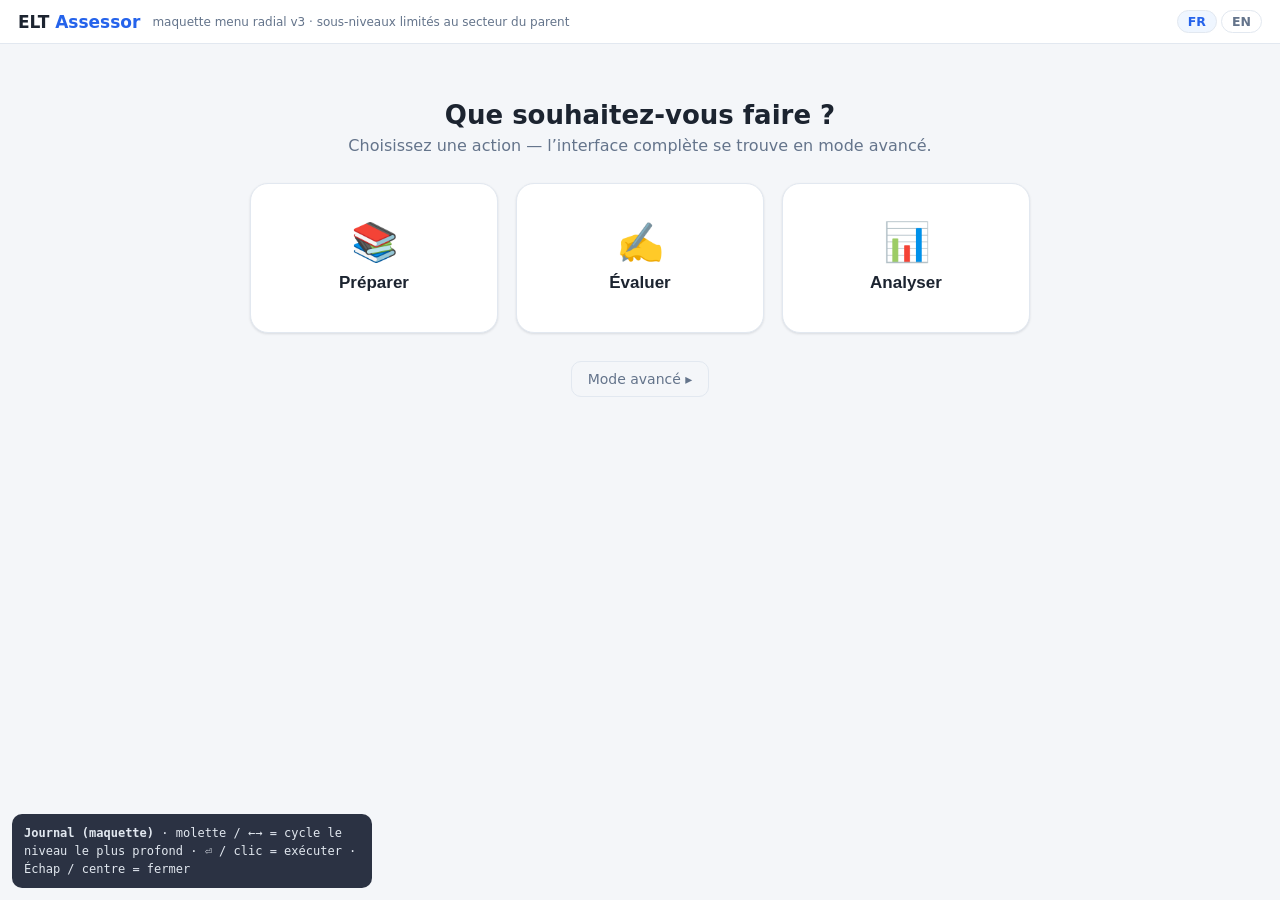
<file: mockups/radial_v3.html>
<!doctype html>
<html lang="fr">
<head>
<meta charset="utf-8">
<meta name="viewport" content="width=device-width, initial-scale=1">
<title>ELT Assessor — maquette menu radial v3 (secteurs limités)</title>
<!-- ============================================================
     MAQUETTE v3 — menu radial imbriqué, SANS TOUR DE CERCLE
     Port du composant axln/radial-menu-vue en vanilla JS/SVG
     (zéro dépendance). Règle demandée par tibo :

       Chaque niveau de sous-menu est LIMITÉ au secteur angulaire
       du parent SÉLECTIONNÉ : les enfants se partagent l'angle de
       leur parent (360°/3 = 120° → 60° → 30° …). Le menu pousse
       vers l'extérieur sans jamais "tourner" autour du centre.

     Niveaux (niveaux = couronnes) :
       L0 : 3 verbes, cercle complet (120° chacun)
       L1 : enfants du verbe sélectionné, DANS son secteur de 120°
       L2 : enfants du L1 sélectionné, DANS son secteur de 60° …

     Navigation :
       - molette / ← → (ou ↑ ↓) : cycle la sélection du niveau le
         plus PROFOND (celui dont dépend tout le reste)
       - Entrée / clic secteur : exécute (feuille) ou sélectionne
         (interne → les niveaux plus profonds se reconstructissent
         dans le nouveau secteur angulaire)
       - Échap / clic centre / backdrop : ferme
       - bandeau sous le menu : chemin courant ("Préparer › Classe
         / élèves"), pour repérer où l'on est
     Niveaux 3+ : "Cours/Devoirs (dém.)" sous Classe/élèves sert de
     3ᵉ niveau de démonstration — à retirer à l'intégration.
     ============================================================ -->
<style>
:root{
  --bg:#f4f6f9; --panel:#ffffff; --ink:#1c2430; --muted:#64748b; --line:#e2e8f0;
  --acc:#2563eb; --acc-soft:#eff6ff; --ok:#16a34a; --warn:#d97706; --err:#dc2626;
  --radius:12px; --shadow:0 1px 3px rgba(16,24,40,.08),0 1px 2px rgba(16,24,40,.04);
}
*{box-sizing:border-box}
html,body{margin:0}
body{font-family:system-ui,-apple-system,"Segoe UI",Roboto,sans-serif;
  background:var(--bg);color:var(--ink)}
header{background:var(--panel);border-bottom:1px solid var(--line);position:sticky;top:0;z-index:10;
  display:flex;align-items:center;gap:12px;padding:10px 18px}
header .brand{font-weight:800;font-size:17px}
header .brand span{color:var(--acc)}
header .mock-note{font-size:12px;color:var(--muted)}
.lang-tgl{margin-left:auto;display:flex;gap:4px}
.lang-tgl button{border:1px solid var(--line);background:none;border-radius:999px;
  padding:3px 10px;font:inherit;font-size:12.5px;font-weight:700;color:var(--muted);cursor:pointer}
.lang-tgl button.on{background:var(--acc-soft);color:var(--acc)}
.wrap{max-width:980px;margin:0 auto;padding:18px 16px 120px}

/* ---- home (copié de l'app) ---- */
.home-hero{text-align:center;margin:38px 0 28px}
.home-hero h1{font-size:26px;margin:0 0 6px}
.home-hero p{color:var(--muted);margin:0}
.home-row{display:flex;gap:18px;justify-content:center;flex-wrap:wrap;margin:0 auto;max-width:780px}
.home-btn{--hb:var(--acc);flex:1 1 190px;max-width:260px;min-height:150px;
  display:flex;flex-direction:column;align-items:center;justify-content:center;gap:12px;
  background:var(--panel);border:1px solid var(--line);border-radius:18px;box-shadow:var(--shadow);
  cursor:pointer;font-size:17px;font-weight:600;color:var(--ink);
  transition:transform .15s,box-shadow .15s,border-color .15s,background .15s}
.home-btn:hover{transform:translateY(-2px);box-shadow:0 8px 24px rgba(15,23,42,.12);border-color:var(--hb)}
.home-btn.pie-open{border-color:var(--hb);background:var(--acc-soft)}
.home-ico{font-size:38px;line-height:1}
#home-prepare{--hb:#0d9488}
#home-evaluate{--hb:#2563eb}
#home-analyze{--hb:#7c3aed}
.home-adv-wrap{text-align:center;margin-top:28px}
.btn{border:1px solid var(--line);background:var(--panel);border-radius:10px;padding:9px 16px;
  font:inherit;font-size:14px;color:var(--ink);cursor:pointer;box-shadow:var(--shadow)}
.btn.ghost{background:none;box-shadow:none;color:var(--muted)}

/* ---- radial menu (v3 : sous-niveaux limités au secteur du parent) ---- */
#pie-wrap{position:fixed;inset:0;z-index:70;display:none}
#pie-wrap.open{display:block}
#pie-backdrop{position:absolute;inset:0;background:rgba(15,23,42,.28);
  opacity:0;transition:opacity .18s ease}
#pie-wrap.open #pie-backdrop{opacity:1}
#pie-stage{position:absolute;inset:0}
.menu{position:absolute;overflow:visible;user-select:none;-webkit-user-select:none;
  transition:opacity .18s ease}
.menu.closing{opacity:0}
.menu .sector path{fill:rgba(255,255,255,.94);stroke:var(--line);stroke-width:1;
  transition:fill .12s ease;cursor:pointer}
.menu .sector:hover path{fill:#dbeafe}
.menu .sector.sel-inner path{fill:var(--acc-soft);stroke:var(--acc)}
.menu .sector.selected path{fill:var(--acc);stroke:var(--acc)}
.menu .sector:focus{outline:none}
.menu .sector text{pointer-events:none}
.menu .sector .lbl{fill:var(--ink);font-weight:600}
.menu .sector.selected .lbl{fill:#fff}
.menu .center circle{fill:var(--panel);stroke:var(--line);
  filter:drop-shadow(0 3px 10px rgba(15,23,42,.25));transition:fill .12s ease;cursor:pointer}
.menu .center:hover circle{fill:var(--acc-soft)}
.menu .center:focus{outline:none}
.menu .center text{pointer-events:none}
/* chemin courant sous le menu */
#pie-path.hide{display:none}
#pie-path{position:absolute;transform:translateX(-50%);
  background:var(--panel);border:1px solid var(--line);border-radius:999px;
  box-shadow:var(--shadow);padding:6px 14px;font-size:13px;font-weight:600;color:var(--muted);
  white-space:nowrap;max-width:min(92vw,560px);overflow:hidden;text-overflow:ellipsis}
#pie-path .leaf{color:var(--ink)}
g.g-enter{animation:gIn .3s ease-out both}
@keyframes gIn{from{opacity:0;transform:scale(.88)}}
g.g-exit{opacity:0;transform:scale(1.05);transition:opacity .2s ease,transform .2s ease;
  pointer-events:none}
#pie-stage g{transform-box:view-box;transform-origin:50% 50%}

/* ---- log (maquette only) ---- */
#log{position:fixed;left:12px;bottom:12px;z-index:99;max-width:360px;
  background:rgba(15,23,42,.88);color:#e2e8f0;font-size:12px;font-family:ui-monospace,monospace;
  border-radius:10px;padding:10px 12px;line-height:1.5}
#log .ln .t{color:#93c5fd}
</style>
</head>
<body>
<header>
  <div class="brand">ELT <span>Assessor</span></div>
  <div class="mock-note">maquette menu radial v3 · sous-niveaux limités au secteur du parent</div>
  <div class="lang-tgl">
    <button id="lang-fr" class="on">FR</button>
    <button id="lang-en">EN</button>
  </div>
</header>
<main class="wrap">
  <section id="view-home">
    <div class="home-hero">
      <h1 data-i18n="home.title">Que souhaitez-vous faire ?</h1>
      <p data-i18n="home.sub">Choisissez une action — l’interface complète se trouve en mode avancé.</p>
    </div>
    <div class="home-row">
      <button class="home-btn" id="home-prepare" data-verb="prepare">
        <span class="home-ico">📚</span><span data-i18n="home.prepare">Préparer</span>
      </button>
      <button class="home-btn" id="home-evaluate" data-verb="evaluate">
        <span class="home-ico">✍️</span><span data-i18n="home.evaluate">Évaluer</span>
      </button>
      <button class="home-btn" id="home-analyze" data-verb="analyze">
        <span class="home-ico">📊</span><span data-i18n="home.analyze">Analyser</span>
      </button>
    </div>
    <div class="home-adv-wrap">
      <button class="btn ghost" id="home-advanced" data-i18n="home.advanced">Mode avancé ▸</button>
    </div>
  </section>
</main>

<!-- overlay du menu radial -->
<div id="pie-wrap" aria-hidden="true">
  <div id="pie-backdrop"></div>
  <div id="pie-stage"></div>
  <div id="pie-path" class="hide"></div>
</div>

<div id="log"><b>Journal (maquette)</b> ·
<span class="t">molette / ←→</span> = cycle le niveau le plus profond ·
<span class="t">⏎ / clic</span> = exécuter · <span class="t">Échap / centre</span> = fermer<br>
<div id="log-lines"></div>
</div>

<script>
"use strict";
/* ================= i18n (mêmes clés que l'app) ================= */
const I18N={
fr:{'home.title':'Que souhaitez-vous faire ?','home.sub':'Choisissez une action — l’interface complète se trouve en mode avancé.',
'home.prepare':'Préparer','home.evaluate':'Évaluer','home.analyze':'Analyser','home.advanced':'Mode avancé ▸',
'home.prepClass':'Classe / élèves','home.prepSubject':'Sujet',
'home.anStudent':'Progression d’un élève','home.anAssignment':'Résultats sur un sujet','home.anHistory':'Historique',
'demo.courses':'Cours (dém.)','demo.homework':'Devoirs (dém.)'},
en:{'home.title':'What would you like to do?','home.sub':'Pick an action — the full interface lives in advanced mode.',
'home.prepare':'Prepare','home.evaluate':'Evaluate','home.analyze':'Analyze','home.advanced':'Advanced mode ▸',
'home.prepClass':'Class / students','home.prepSubject':'Subject',
'home.anStudent':'Student progression','home.anAssignment':'Results for a subject','home.anHistory':'History',
'demo.courses':'Courses (demo)','demo.homework':'Homework (demo)'}
};
let LANG='fr';
const t=k=>I18N[LANG][k]||k;

/* ================= arbre du menu =================
   nœud : {id, ico, i18n, go?, sub?}. go() = action feuille ;
   sub[] = niveau suivant (dessiné DANS le secteur angulaire du
   parent). ⚠️ 3ᵉ niveau = DÉMO — retirer à l'intégration. */
const MENU=[
  {id:'prepare', ico:'📚', i18n:'home.prepare', sub:[
    {id:'class', ico:'🏫', i18n:'home.prepClass', go:()=>act('navGo("students")'), sub:[
      {id:'courses',  ico:'📅', i18n:'demo.courses',  go:()=>act('navGo("students/courses") [démo]')},
      {id:'homework', ico:'✏️', i18n:'demo.homework', go:()=>act('navGo("students/homework") [démo]')},
    ]},
    {id:'subject', ico:'📚', i18n:'home.prepSubject', go:()=>act('navGo("assignments")')},
  ]},
  {id:'evaluate', ico:'✍️', i18n:'home.evaluate', go:()=>act('goEvaluate()')},
  {id:'analyze', ico:'📊', i18n:'home.analyze', sub:[
    {id:'student',   ico:'📈', i18n:'home.anStudent',    go:()=>act('navGo("students")')},
    {id:'assignment',ico:'📊', i18n:'home.anAssignment', go:()=>act('navGo("assignments")')},
    {id:'history',   ico:'🗂️', i18n:'home.anHistory',    go:()=>act('navGo("history")')},
  ]},
];

function act(s){log('→ '+s);}
const logLines=$('#log-lines');
function log(s){
  const d=document.createElement('div');d.className='ln';
  d.innerHTML=`<span class="t">${new Date().toLocaleTimeString('fr-FR',{hour12:false})}</span> ${s}`;
  logLines.prepend(d);
  while(logLines.children.length>5)logLines.lastChild.remove();
}

/* ================= géométrie =================
   Angles en degrés, 0° = DROITE, sens trigonométrique standard
   (SVG : y vers le bas → +deg = sens horaire visuel).
   Le niveau 0 couvre 360° ; chaque niveau descendant se partage le
   secteur angulaire du parent sélectionné. */
const NS='http://www.w3.org/2000/svg', DEG=Math.PI/180, NMAX=3, GAP=3; /* GAP = ° entre secteurs d'un même niveau */
function sectorPath(ri,ro,a0,a1){
  const p=(r,a)=>[r*Math.cos(a),r*Math.sin(a)];
  const [x0,y0]=p(ro,a0),[x1,y1]=p(ro,a1),[x2,y2]=p(ri,a1),[x3,y3]=p(ri,a0);
  const big=(a1-a0)>Math.PI?1:0;
  return `M ${x0} ${y0} A ${ro} ${ro} 0 ${big} 1 ${x1} ${y1} L ${x2} ${y2} A ${ri} ${ri} 0 ${big} 0 ${x3} ${y3} Z`;
}
/* partage de [a0,a1] en n parts égales (avec GAP° entre parts) */
function splitSpan(a0,a1,n){
  const step=(a1-a0)/n, out=[];
  for(let i=0;i<n;i++)
    out.push([a0+step*i+(n>1?GAP/2:0), a0+step*(i+1)-(n>1?GAP/2:0)]);
  return out;
}
function chain(){
  /* renvoie [{level, items, sel, span:[a0,a1], mid}] pour chaque niveau
     courant ; s'arrête au premier secteur sélectionné sans enfants. */
  const out=[{level:0,items:MENU,sel:Math.min(st.sel[0]??0,MENU.length-1),span:[-150,210]}];
  let cur=MENU[out[0].sel];
  while(cur&&cur.sub){
    const lvl=out.length;
    const parent=out[lvl-1];
    const raw=st.sel[lvl];
    const sel=Math.min(Number.isFinite(raw)?raw:0, cur.sub.length-1);
    out.push({level:lvl,items:cur.sub,sel,
              span:splitSpan(parent.span[0],parent.span[1],parent.items.length)[parent.sel]});
    cur=cur.sub[sel];
  }
  out.forEach(L=>{L.mid=(L.span[0]+L.span[1])/2;});
  st.sel=out.map(L=>L.sel);   /* réécrit l'état normalisé (NaN/undefined → valeurs valides) */
  return out;
}

/* ================= état ================= */
const wrap=$('#pie-wrap'),stage=$('#pie-stage'),pathEl=$('#pie-path');
const st={open:false,anchor:null,cx:0,cy:0,sel:[0],svg:null,C:0,T:0,D:0};
function $(s){return document.querySelector(s)}
function geom(){
  const mob=window.innerWidth<480;
  const C=mob?28:34, Tmax=mob?62:84;
  /* le SVG (toujours dimensionné pour NMAX niveaux) reste à ≥8px de
     chaque bord du viewport autour du point d'ancrage. */
  let Rmax=Math.min(st.cx-8,window.innerWidth-st.cx-8,st.cy-8,window.innerHeight-st.cy-8);
  Rmax=Math.max(96,Rmax);
  const T=Math.max(30,Math.min(Tmax,(Rmax-C-4)/NMAX));
  const D=2*(C+NMAX*T);
  return {C,T,D};
}
function ensureSvg(){
  const g=geom();Object.assign(st,g);
  let svg=st.svg;
  if(!svg){
    svg=document.createElementNS(NS,'svg');
    svg.setAttribute('class','menu');
    stage.appendChild(svg);
    st.svg=svg;
  }
  svg.setAttribute('width',g.D);svg.setAttribute('height',g.D);
  svg.setAttribute('viewBox',`${-g.D/2} ${-g.D/2} ${g.D} ${g.D}`);
  svg.style.left=(st.cx-g.D/2)+'px';
  svg.style.top =(st.cy-g.D/2)+'px';
  return svg;
}

/* ================= rendu d'un niveau (dans SON secteur) ================= */
function labelMetrics(text,arcLen,T){
  /* retourne {lines,fs,emojiOnly} : fs adapté à la largeur d'arc dispo */
  const maxW=arcLen*0.92;
  let lines;
  if(text.length<=12)lines=[text];
  else{
    /* coupure au blanc le PLUS PRÈS du milieu (deux parties ≥ 2 carac) */
    let best=-1,bd=1e9;
    for(let i=0;i<text.length;i++)if(text[i]===' '){
      if(i<2||text.length-i<2)continue;
      const d=Math.abs(i-text.length/2);
      if(d<bd){bd=d;best=i;}
    }
    lines=best>0?[text.slice(0,best),text.slice(best+1)]:[text];
  }
  let fs=Math.min(15,T*0.22);
  const est=()=>Math.max(...lines.map(l=>l.length))*0.58*fs;
  while(est()>maxW&&fs>8)fs-=0.5;
  return {lines,fs,emojiOnly:lines.length>2||est()>maxW*1.15};
}
function buildLevel(L,active){
  const {C,T}=st;
  const ri=C+L.level*T, ro=C+(L.level+1)*T, rm=(ri+ro)/2;
  const g=document.createElementNS(NS,'g');
  g.setAttribute('id','rg-'+L.level);
  g.dataset.key=L.items.map(i=>i.id).join('|')+':'+L.sel+':'+L.span.map(n=>n.toFixed(1)).join(',');
  const spans=splitSpan(L.span[0],L.span[1],L.items.length);
  L.items.forEach((it,i)=>{
    const [a0,a1]=spans[i];
    const grp=document.createElementNS(NS,'g');
    const selc=i===L.sel?(active?' selected':' sel-inner'):'';
    grp.setAttribute('class','sector'+selc);
    grp.setAttribute('role','menuitem');
    grp.setAttribute('aria-label',t(it.i18n));
    grp.dataset.i18n=it.i18n;grp.dataset.idx=i;
    grp.tabIndex=(active&&i===L.sel)?0:-1;
    const ti=document.createElementNS(NS,'title');
    ti.textContent=t(it.i18n);grp.appendChild(ti);
    const p=document.createElementNS(NS,'path');
    p.setAttribute('d',sectorPath(ri,ro,a0*DEG,a1*DEG));
    grp.appendChild(p);
    const mid=(a0+a1)/2*DEG, x=rm*Math.cos(mid), y=rm*Math.sin(mid);
    const em=document.createElementNS(NS,'text');
    em.setAttribute('class','em');em.setAttribute('text-anchor','middle');
    em.setAttribute('x',x);em.setAttribute('y',y-T*0.14);
    em.style.fontSize=Math.max(14,Math.min(26,T*0.3))+'px';
    em.textContent=it.ico;grp.appendChild(em);
    const arcLen=(a1-a0)*DEG*rm;
    const lm=labelMetrics(t(it.i18n),arcLen,T);
    if(!lm.emojiOnly){
      const tx=document.createElementNS(NS,'text');
      tx.setAttribute('class','lbl');tx.setAttribute('text-anchor','middle');
      tx.style.fontSize=lm.fs+'px';
      lm.lines.slice(0,2).forEach((ln,k)=>{
        const ts=document.createElementNS(NS,'tspan');
        ts.setAttribute('x',x);ts.setAttribute('y',y+T*0.24+k*(lm.fs+3));
        ts.textContent=ln;tx.appendChild(ts);
      });
      grp.appendChild(tx);
    }
    g.appendChild(grp);
  });
  return g;
}
function updateCenter(L0){
  let c=document.getElementById('pie-center');
  if(!c){
    c=document.createElementNS(NS,'g');
    c.id='pie-center';c.setAttribute('class','center');c.setAttribute('role','button');
    c.appendChild(Object.assign(document.createElementNS(NS,'title'),{textContent:'Fermer (Échap)'}));
    c.appendChild(document.createElementNS(NS,'circle'));
    const tx=document.createElementNS(NS,'text');
    tx.setAttribute('class','em');tx.setAttribute('text-anchor','middle');
    c.appendChild(tx);
    st.svg.appendChild(c);
  }
  c.querySelector('circle').setAttribute('r',st.C-2);
  const tx=c.querySelector('text');
  tx.setAttribute('y',st.C*0.3);
  tx.style.fontSize=Math.round(st.C*0.78)+'px';
  tx.textContent=L0.items[L0.sel].ico;
  c.setAttribute('aria-label',t(L0.items[L0.sel].i18n));
}
function updatePath(levels){
  pathEl.innerHTML=levels.map((L,k)=>{
    const it=L.items[L.sel];
    return k===levels.length-1?`<span class="leaf">${esc(it.ico)} ${esc(t(it.i18n))}</span>`
      :`${esc(it.ico)} ${esc(t(it.i18n))}`;
  }).join(' <span style="color:#cbd5e1">›</span> ');
  pathEl.classList.remove('hide');
  /* positionné sous le menu (ou au-dessus si pas de place), clampé dans
     le viewport ; translateX(-50%) recentre sur st.cx */
  const below=st.cy+st.D/2+12;
  const top=below>window.innerHeight-52?st.cy-st.D/2-44:below;
  pathEl.style.left=st.cx+'px';
  pathEl.style.top=top+'px';
}
const esc=s=>s.replace(/&/g,'&amp;').replace(/</g,'&lt;');
function keyOf(L){return L.items.map(i=>i.id).join('|')+':'+L.sel+':'+L.span.map(n=>n.toFixed(1)).join(',');}
function render(mode){
  const levels=chain();
  const svg=ensureSvg();
  const active=levels.length-1;
  svg.querySelectorAll('g[id^="rg-"]').forEach(gel=>{
    const lv=+gel.id.slice(3);
    if(!levels.some(L=>L.level===lv)&&!gel.classList.contains('g-exit')){
      gel.classList.add('g-exit');
      gel.querySelectorAll('.sector').forEach(s=>s.tabIndex=-1);
      setTimeout(()=>gel.remove(),230);
    }
  });
  levels.forEach(L=>{
    let g=document.getElementById('rg-'+L.level);
    if(g&&g.classList.contains('g-exit'))g.remove();
    if(g&&g.dataset.key===keyOf(L)){
      g.querySelectorAll('.sector').forEach((sec,i)=>{
        sec.classList.toggle('selected',active===L.level&&i===L.sel);
        sec.classList.toggle('sel-inner',active!==L.level&&i===L.sel);
        sec.tabIndex=(active===L.level&&i===L.sel)?0:-1;
      });
    }else{
      if(g)g.remove();
      g=buildLevel(L,active===L.level);
      g.classList.add('g-enter');
      svg.appendChild(g);
    }
  });
  updateCenter(levels[0]);
  updatePath(levels);
  svg.querySelector(`#rg-${active} .sector.selected`)?.focus({preventScroll:true});
}

/* ================= actions ================= */
function openMenu(anchor,verbId){
  closeAll(true);
  st.open=true;st.anchor=anchor;
  const r=anchor.getBoundingClientRect();
  st.cx=r.left+r.width/2;st.cy=r.top+r.height/2;
  st.sel=[Math.max(0,MENU.findIndex(m=>m.id===verbId))];
  ensureSvg();
  wrap.classList.add('open');wrap.setAttribute('aria-hidden','false');
  anchor.classList.add('pie-open');
  render();
}
function closeAll(instant){
  if(!st.open)return;
  st.open=false;
  const svg=st.svg;
  if(svg){svg.classList.add('closing');setTimeout(()=>svg.remove(),instant?0:190);}
  st.svg=null;st.sel=[0];
  wrap.classList.remove('open');wrap.setAttribute('aria-hidden','true');
  pathEl.classList.add('hide');
  document.querySelectorAll('.home-btn.pie-open').forEach(b=>b.classList.remove('pie-open'));
}
function cycle(d){
  const levels=chain();
  const active=levels.length-1;
  const n=levels[active].items.length;
  st.sel[active]=(st.sel[active]+d+n)%n;
  render();
}
function pick(level,i){
  const levels=chain();
  const L=levels.find(x=>x.level===level);
  if(!L)return;
  const it=L.items[i];
  if(it.sub){st.sel[level]=i;st.sel=st.sel.slice(0,level+1);render();}
  else{closeAll();it.go();}
}
function execute(){
  const levels=chain();
  const L=levels[levels.length-1];
  const it=L.items[L.sel];
  closeAll();
  it.go();
}

/* ================= événements ================= */
wrap.addEventListener('wheel',e=>{
  if(!st.open)return;e.preventDefault();
  cycle(e.deltaY>0?1:-1);
},{passive:false});
document.addEventListener('keydown',e=>{
  if(!st.open)return;
  if(e.key==='Escape'){e.preventDefault();closeAll();}
  else if(e.key==='ArrowRight'||e.key==='ArrowDown'){e.preventDefault();cycle(1);}
  else if(e.key==='ArrowLeft'||e.key==='ArrowUp'){e.preventDefault();cycle(-1);}
  else if(e.key==='Enter'||e.key===' '){e.preventDefault();execute();}
});
document.querySelectorAll('.home-btn').forEach(b=>{
  b.addEventListener('click',()=>openMenu(b,b.dataset.verb));
});
$('#home-advanced').addEventListener('click',()=>act('navGo("assignments")'));
$('#pie-backdrop').addEventListener('click',()=>closeAll());
stage.addEventListener('click',e=>{
  if(!st.open)return;
  const sec=e.target.closest('.sector');
  if(sec){
    const g=sec.closest('g[id^="rg-"]');
    pick(+g.id.slice(3),+sec.dataset.idx);
    return;
  }
  if(e.target.closest('#pie-center'))closeAll();
});
let rsT;
window.addEventListener('resize',()=>{
  if(!st.open)return;clearTimeout(rsT);
  rsT=setTimeout(()=>{
    if(!st.open)return;
    st.svg.remove();st.svg=null;
    render();
  },150);
});

/* ================= i18n toggle ================= */
function refreshLang(){
  document.querySelectorAll('[data-i18n]').forEach(el=>{el.textContent=t(el.dataset.i18n);});
  if(st.open){
    st.svg.querySelectorAll('g[id^="rg-"]').forEach(g=>g.remove());
    const c=document.getElementById('pie-center');if(c)c.remove();
    render();
  }
}
[['#lang-fr','fr'],['#lang-en','en']].forEach(([sel,l])=>{
  $(sel).addEventListener('click',()=>{
    LANG=l;
    document.querySelectorAll('.lang-tgl button').forEach(b=>b.classList.toggle('on',b===$(sel)));
    refreshLang();
  });
});
</script>
</body>
</html>
</file>
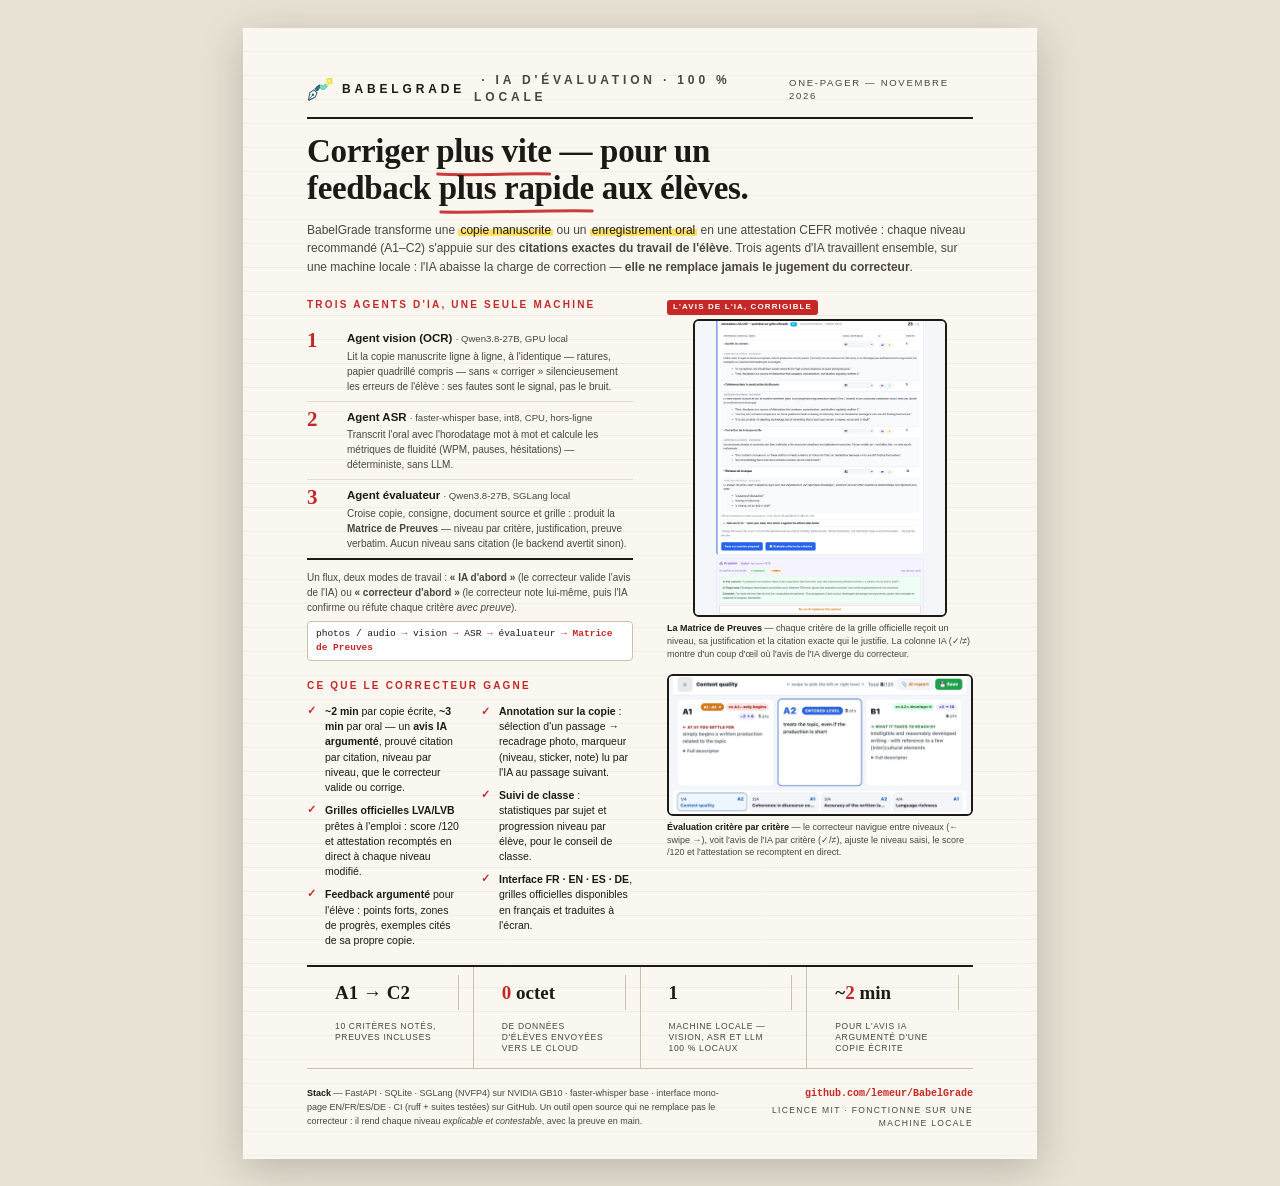
<file: docs/onepager-fr/onepager.html>
<!DOCTYPE html>
<html lang="fr">
<head>
<meta charset="UTF-8">
<meta name="viewport" content="width=device-width, initial-scale=1.0">
<title>BabelGrade — One-pager</title>
<style>
  :root{
    --paper:#faf7f0;
    --ink:#1c1a17;
    --ink-soft:#4a453d;
    --pen:#c62828;            /* rouge du stylo du correcteur */
    --hl:#ffe066;            /* surligneur */
    --rule:#e3dccd;
    --rule-dark:#c9c0ad;
  }
  *{ box-sizing:border-box; margin:0; padding:0; }
  html{ -webkit-print-color-adjust:exact; print-color-adjust:exact; }
  body{
    background:var(--paper);
    color:var(--ink);
    font:10.5px/1.45 -apple-system, "Segoe UI", "Helvetica Neue", Arial, sans-serif;
    font-feature-settings:"kern" 1;
  }
  .page{
    width:794px; min-height:1123px;               /* A4 @96dpi */
    margin:0 auto; padding:44px 64px 30px;
    position:relative; overflow:hidden;
    background:
      repeating-linear-gradient(transparent 0 23px, rgba(28,26,23,.045) 23px 24px),
      var(--paper);
  }
  .serif{ font-family:"Iowan Old Style","Palatino Linotype",Palatino,Georgia,serif; }

  /* ── Masthead ─────────────────────────────────────────── */
  .mast{ display:flex; align-items:center; justify-content:space-between;
         border-bottom:2px solid var(--ink); padding-bottom:10px; }
  .brand{ display:flex; align-items:center; gap:9px; font-size:12px; letter-spacing:.32em;
          text-transform:uppercase; font-weight:600; color:var(--ink-soft); }
  .brand svg{ width:26px; height:auto; flex:none; }
  .brand b{ color:var(--ink); letter-spacing:.32em; }
  .op-tag{ font-size:9.5px; letter-spacing:.18em; text-transform:uppercase;
           color:var(--ink-soft); }
  h1{
    font-size:33px; line-height:1.12; font-weight:600; letter-spacing:-.01em;
    margin-top:14px; max-width:620px; text-wrap:balance;
  }
  h1 .pen-word{ position:relative; white-space:nowrap; }
  h1 .pen-word svg{ position:absolute; left:0; bottom:-9px; width:100%; height:8px; }
  .lead{ margin-top:14px; max-width:700px; font-size:12px; line-height:1.55; color:var(--ink-soft); }
  .hl{ background:linear-gradient(transparent 46%, var(--hl) 46% 92%, transparent 92%);
       color:var(--ink); padding:0 2px; }

  /* ── Two columns ──────────────────────────────────────── */
  .cols{ display:grid; grid-template-columns:1fr 306px; gap:34px; margin-top:22px; }
  .kicker{ font-size:10px; letter-spacing:.22em; text-transform:uppercase;
           color:var(--pen); font-weight:700; margin-bottom:10px; }

  /* Agents — numbered ledger rows, not cards */
  .agents{ list-style:none; }
  .agents li{ display:grid; grid-template-columns:30px 1fr; gap:10px;
              padding:7px 0; border-bottom:1px solid var(--rule); }
  .agents li:last-child{ border-bottom:2px solid var(--ink); }
  .agents .n{ font-family:"Iowan Old Style",Georgia,serif; font-size:21px;
              font-weight:600; color:var(--pen); line-height:1; }
  .agents .name{ font-size:11.5px; font-weight:700; }
  .agents .name small{ font-weight:400; color:var(--ink-soft); }
  .agents .desc{ font-size:10px; line-height:1.5; color:var(--ink-soft); margin-top:2px; }

  .flow{ margin-top:10px; font-size:10px; color:var(--ink-soft); line-height:1.5; }
  .flow .arrows{ font-family:ui-monospace,Menlo,Consolas,monospace; font-size:9.5px;
                 color:var(--ink); background:#fff; border:1px solid var(--rule-dark);
                 border-radius:4px; padding:5px 8px; display:inline-block; margin-top:6px; }
  .flow .arrows .r{ color:var(--pen); font-weight:700; }

  /* Gains — checklist */
  .gains{ margin-top:18px; }
  .gains ul{ list-style:none; columns:2; column-gap:22px; }
  .gains li{ position:relative; padding-left:18px; margin-bottom:8px;
             font-size:10.5px; line-height:1.45; break-inside:avoid; }
  .gains li::before{ content:"✓"; position:absolute; left:0; top:-1px;
                     color:var(--pen); font-weight:700; font-size:11px; }
  .gains b{ font-weight:700; }

  /* ── Figures (right column) ───────────────────────────── */
  .figs{ display:flex; flex-direction:column; gap:14px; }
  figure{ break-inside:avoid; }
  figure img{ width:100%; display:block; border:2px solid var(--ink); border-radius:6px;
              background:#fff; }
  figure.main img{ width:254px; margin:0 auto; }
  figure.ph img{ width:100%; margin:0 auto; }
  figcaption{ font-size:9px; color:var(--ink-soft); margin-top:5px; line-height:1.4; }
  figcaption b{ color:var(--ink); }
  .fig-cap-pen{ display:inline-block; background:var(--pen); color:#fff; font-size:8px;
                letter-spacing:.14em; text-transform:uppercase; font-weight:700;
                padding:1.5px 6px; border-radius:3px; margin-bottom:4px; }

  /* ── Facts strip ──────────────────────────────────────── */
  .facts{ display:flex; margin-top:16px; border-top:2px solid var(--ink);
          border-bottom:1px solid var(--rule-dark); }
  .facts div{ flex:1; padding:8px 14px 7px; border-right:1px solid var(--rule-dark); }
  .facts div:last-child{ border-right:none; }
  .facts .v{ font-family:"Iowan Old Style",Georgia,serif; font-size:19px; font-weight:600;
             line-height:1.05; }
  .facts .v span{ color:var(--pen); }
  .facts .k{ font-size:8.5px; letter-spacing:.08em; text-transform:uppercase;
             color:var(--ink-soft); margin-top:3px; line-height:1.3; }

  /* ── Footer ───────────────────────────────────────────── */
  .foot{ display:flex; justify-content:space-between; align-items:flex-end;
         margin-top:16px; gap:20px; }
  .stack{ font-size:9px; color:var(--ink-soft); line-height:1.6; max-width:420px; }
  .stack b{ color:var(--ink); }
  .repo{ text-align:right; }
  .repo .url{ font-family:ui-monospace,Menlo,Consolas,monospace; font-size:10px;
              color:var(--pen); font-weight:600; text-decoration:none; }
  .repo .mit{ font-size:8.5px; letter-spacing:.16em; text-transform:uppercase;
              color:var(--ink-soft); margin-top:3px; }

  /* ── Screen vs print ──────────────────────────────────── */
  @media screen{
    body{ padding:28px 0; background:#e8e2d4; }
    .page{ box-shadow:0 10px 40px rgba(28,26,23,.22); }
  }
  @media print{
    body{ background:#fff; }
    .page{ min-height:1123px; height:1123px; overflow:hidden;
           background:repeating-linear-gradient(transparent 0 22px, rgba(28,26,23,.04) 22px 23px), #fff; }
    @page{ size:A4; margin:0; }
  }
</style>
</head>
<body>
<div class="page">

  <header class="mast">
    <div class="brand">
      <svg viewBox="0 0 400 380" aria-hidden="true">
        <defs>
          <clipPath id="op-clip-dark-blue"><path d="M 100 100 L 204 100 L 186 225 L 100 225 Z"/></clipPath>
          <clipPath id="op-clip-green-ribbon"><path d="M 204 100 L 335 100 L 335 150 L 270 235 L 186 225 Z"/></clipPath>
        </defs>
        <g>
          <path d="M 15 352 L 36 242 C 38 232, 45 225, 55 222 C 70 217, 83 207, 94 196 C 99 191, 107 191, 112 195 L 158 234 C 163 238, 164 246, 160 252 C 151 265, 145 280, 142 296 C 140 306, 133 314, 123 318 L 33 364 C 22 369, 13 363, 15 352 Z" fill="#2d5a6c"/>
          <path d="M 32 346 L 50 248 C 51 243, 55 239, 60 237 C 76 232, 91 221, 103 209 L 146 245 C 136 260, 130 276, 127 293 C 126 298, 122 303, 117 305 L 32 346 Z" fill="#ffffff"/>
          <path d="M 28 350 L 82 284" stroke="#2d5a6c" stroke-width="11" stroke-linecap="round"/>
          <circle cx="91" cy="273" r="18" fill="#2d5a6c"/>
        </g>
        <g clip-path="url(#op-clip-green-ribbon)">
          <path d="M 136.5 204 L 172 161 C 192 137, 218 142, 232 162 C 246 184, 268 157, 300.5 118.5" fill="none" stroke="#4cc3a8" stroke-width="58.2" stroke-linecap="butt" stroke-linejoin="round"/>
          <path d="M 136.5 204 L 172 161 C 192 137, 218 142, 232 162 C 246 184, 268 157, 300.5 118.5" fill="none" stroke="#69d2ba" stroke-width="38.8" stroke-linecap="butt" stroke-linejoin="round"/>
          <path d="M 136.5 204 L 172 161 C 192 137, 218 142, 232 162 C 246 184, 268 157, 300.5 118.5" fill="none" stroke="#8be0cc" stroke-width="19.4" stroke-linecap="butt" stroke-linejoin="round"/>
        </g>
        <g clip-path="url(#op-clip-dark-blue)">
          <path d="M 136.5 204 L 172 161 C 192 137, 218 142, 232 162" fill="none" stroke="#285869" stroke-width="58.2" stroke-linecap="butt" stroke-linejoin="round"/>
          <path d="M 136.5 204 L 172 161 C 192 137, 218 142, 232 162" fill="none" stroke="#32697d" stroke-width="38.8" stroke-linecap="butt" stroke-linejoin="round"/>
          <path d="M 136.5 204 L 172 161 C 192 137, 218 142, 232 162" fill="none" stroke="#3d7a90" stroke-width="19.4" stroke-linecap="butt" stroke-linejoin="round"/>
        </g>
        <g transform="translate(278, 100) rotate(-50.3)">
          <path d="M 0,0 L 52.2,0 L 52.2,-15 C 52.2,-27 65.2,-34 75.2,-27 L 124.2,14.1 C 132.2,21.1 132.2,37.1 124.2,44.1 L 75.2,85.2 C 65.2,92.2 52.2,85.2 52.2,73.2 L 52.2,58.2 L 0,58.2 Z" fill="#e8e044"/>
          <path d="M 0,12.9 L 66.2,12.9 L 66.2,-10 L 111.2,29.1 L 0,29.1 Z" fill="#f7f396"/>
          <path d="M 0,29.1 L 111.2,29.1 L 66.2,68.2 L 66.2,45.3 L 0,45.3 Z" fill="#f1eb6b"/>
        </g>
      </svg>
      <b>BABELGRADE</b>&nbsp;· IA d'évaluation · 100&nbsp;% locale
    </div>
    <div class="op-tag">One-pager — novembre 2026</div>
  </header>

  <h1 class="serif">Corriger <span class="pen-word">plus vite<svg viewBox="0 0 200 8" preserveAspectRatio="none"><path d="M2 4 C 60 6, 140 3, 198 4" fill="none" stroke="#c62828" stroke-width="3" stroke-linecap="round" opacity=".9"/></svg></span> — pour un feedback <span class="pen-word">plus rapide<svg viewBox="0 0 200 8" preserveAspectRatio="none"><path d="M2 5 C 60 6, 140 3, 198 4" fill="none" stroke="#c62828" stroke-width="3" stroke-linecap="round" opacity=".9"/></svg></span> aux élèves.</h1>

  <p class="lead">
    BabelGrade transforme une <span class="hl">copie manuscrite</span> ou un
    <span class="hl">enregistrement oral</span> en une attestation CEFR motivée&nbsp;:
    chaque niveau recommandé (A1–C2) s'appuie sur des <b>citations exactes du travail
    de l'élève</b>. Trois agents d'IA travaillent ensemble, sur une machine locale&nbsp;:
    l'IA abaisse la charge de correction — <b>elle ne remplace jamais le jugement
    du correcteur</b>.
  </p>

  <div class="cols">
    <div>
      <div class="kicker">Trois agents d'IA, une seule machine</div>
      <ol class="agents">
        <li>
          <div class="n">1</div>
          <div>
            <div class="name">Agent vision (OCR) <small>· Qwen3.8-27B, GPU local</small></div>
            <div class="desc">Lit la copie manuscrite ligne à ligne, à l'identique — ratures,
            papier quadrillé compris — sans «&nbsp;corriger&nbsp;» silencieusement les
            erreurs de l'élève&nbsp;: ses fautes sont le signal, pas le bruit.</div>
          </div>
        </li>
        <li>
          <div class="n">2</div>
          <div>
            <div class="name">Agent ASR <small>· faster-whisper base, int8, CPU, hors-ligne</small></div>
            <div class="desc">Transcrit l'oral avec l'horodatage mot à mot et calcule les
            métriques de fluidité (WPM, pauses, hésitations) — déterministe, sans LLM.</div>
          </div>
        </li>
        <li>
          <div class="n">3</div>
          <div>
            <div class="name">Agent évaluateur <small>· Qwen3.8-27B, SGLang local</small></div>
            <div class="desc">Croise copie, consigne, document source et grille&nbsp;: produit la
            <b>Matrice de Preuves</b> — niveau par critère, justification, preuve verbatim.
            Aucun niveau sans citation (le backend avertit sinon).</div>
          </div>
        </li>
      </ol>

      <p class="flow">
        Un flux, deux modes de travail&nbsp;: <b>«&nbsp;IA d'abord&nbsp;»</b> (le correcteur
        valide l'avis de l'IA) ou <b>«&nbsp;correcteur d'abord&nbsp;»</b> (le correcteur note
        lui-même, puis l'IA confirme ou réfute chaque critère <i>avec preuve</i>).
        <span class="arrows">photos / audio <span class="r">→</span> vision <span class="r">→</span> ASR <span class="r">→</span> évaluateur <span class="r">→</span> <span class="r">Matrice de Preuves</span></span>
      </p>

      <div class="gains">
        <div class="kicker">Ce que le correcteur gagne</div>
        <ul>
          <li><b>~2 min</b> par copie écrite, <b>~3 min</b> par oral — un <b>avis IA argumenté</b>, prouvé citation par citation, niveau par niveau, que le correcteur valide ou corrige.</li>
          <li><b>Grilles officielles LVA/LVB</b> prêtes à l'emploi&nbsp;: score /120 et attestation recomptés en direct à chaque niveau modifié.</li>
          <li><b>Feedback argumenté</b> pour l'élève&nbsp;: points forts, zones de progrès, exemples cités de sa propre copie.</li>
          <li><b>Annotation sur la copie</b>&nbsp;: sélection d'un passage → recadrage photo, marqueur (niveau, sticker, note) lu par l'IA au passage suivant.</li>
          <li><b>Suivi de classe</b>&nbsp;: statistiques par sujet et progression niveau par élève, pour le conseil de classe.</li>
          <li><b>Interface FR · EN · ES · DE</b>, grilles officielles disponibles en français et traduites à l'écran.</li>
        </ul>
      </div>
    </div>

    <div class="figs">
      <figure class="main">
        <span class="fig-cap-pen">L'avis de l'IA, corrigible</span>
        <img src="rapport.png" alt="Rapport d'analyse BabelGrade : matrice de preuves avec niveaux, preuves verbatim, score /120 et avis IA">
        <figcaption><b>La Matrice de Preuves</b> — chaque critère de la grille officielle
        reçoit un niveau, sa justification et la citation exacte qui le justifie.
        La colonne IA (✓/≠) montre d'un coup d'œil où l'avis de l'IA diverge du correcteur.</figcaption>
      </figure>
      <figure class="ph">
        <img src="mobile.jpg" alt="Évaluation critère par critère (mobile paysage) : cartes de niveau A1/A2/B1 avec avis IA, niveau saisi, points et deltas par niveau, onglets des 4 critères">
        <figcaption><b>Évaluation critère par critère</b> — le correcteur navigue
        entre niveaux (← swipe →), voit l'avis de l'IA par critère (✓/≠), ajuste le
        niveau saisi, le score /120 et l'attestation se recomptent en direct.</figcaption>
      </figure>
    </div>
  </div>

  <div class="facts">
    <div>
      <div class="v">A1 → C2</div>
      <div class="k">10 critères notés, preuves incluses</div>
    </div>
    <div>
      <div class="v"><span>0</span> octet</div>
      <div class="k">de données d'élèves envoyées vers le cloud</div>
    </div>
    <div>
      <div class="v">1</div>
      <div class="k">machine locale — vision, ASR et LLM 100&nbsp;% locaux</div>
    </div>
    <div>
      <div class="v">~<span>2</span>&nbsp;min</div>
      <div class="k">pour l'avis IA argumenté d'une copie écrite</div>
    </div>
  </div>

  <footer class="foot">
    <p class="stack">
      <b>Stack</b> — FastAPI · SQLite · SGLang (NVFP4) sur NVIDIA GB10 · faster-whisper base ·
      interface mono-page EN/FR/ES/DE · CI (ruff + suites testées) sur GitHub.
      Un outil open source qui ne remplace pas le correcteur&nbsp;: il rend chaque niveau
      <i>explicable et contestable</i>, avec la preuve en main.
    </p>
    <div class="repo">
      <a class="url" href="https://github.com/lemeur/BabelGrade">github.com/lemeur/BabelGrade</a>
      <div class="mit">Licence MIT · fonctionne sur une machine locale</div>
    </div>
  </footer>

</div>
</body>
</html>
</file>
